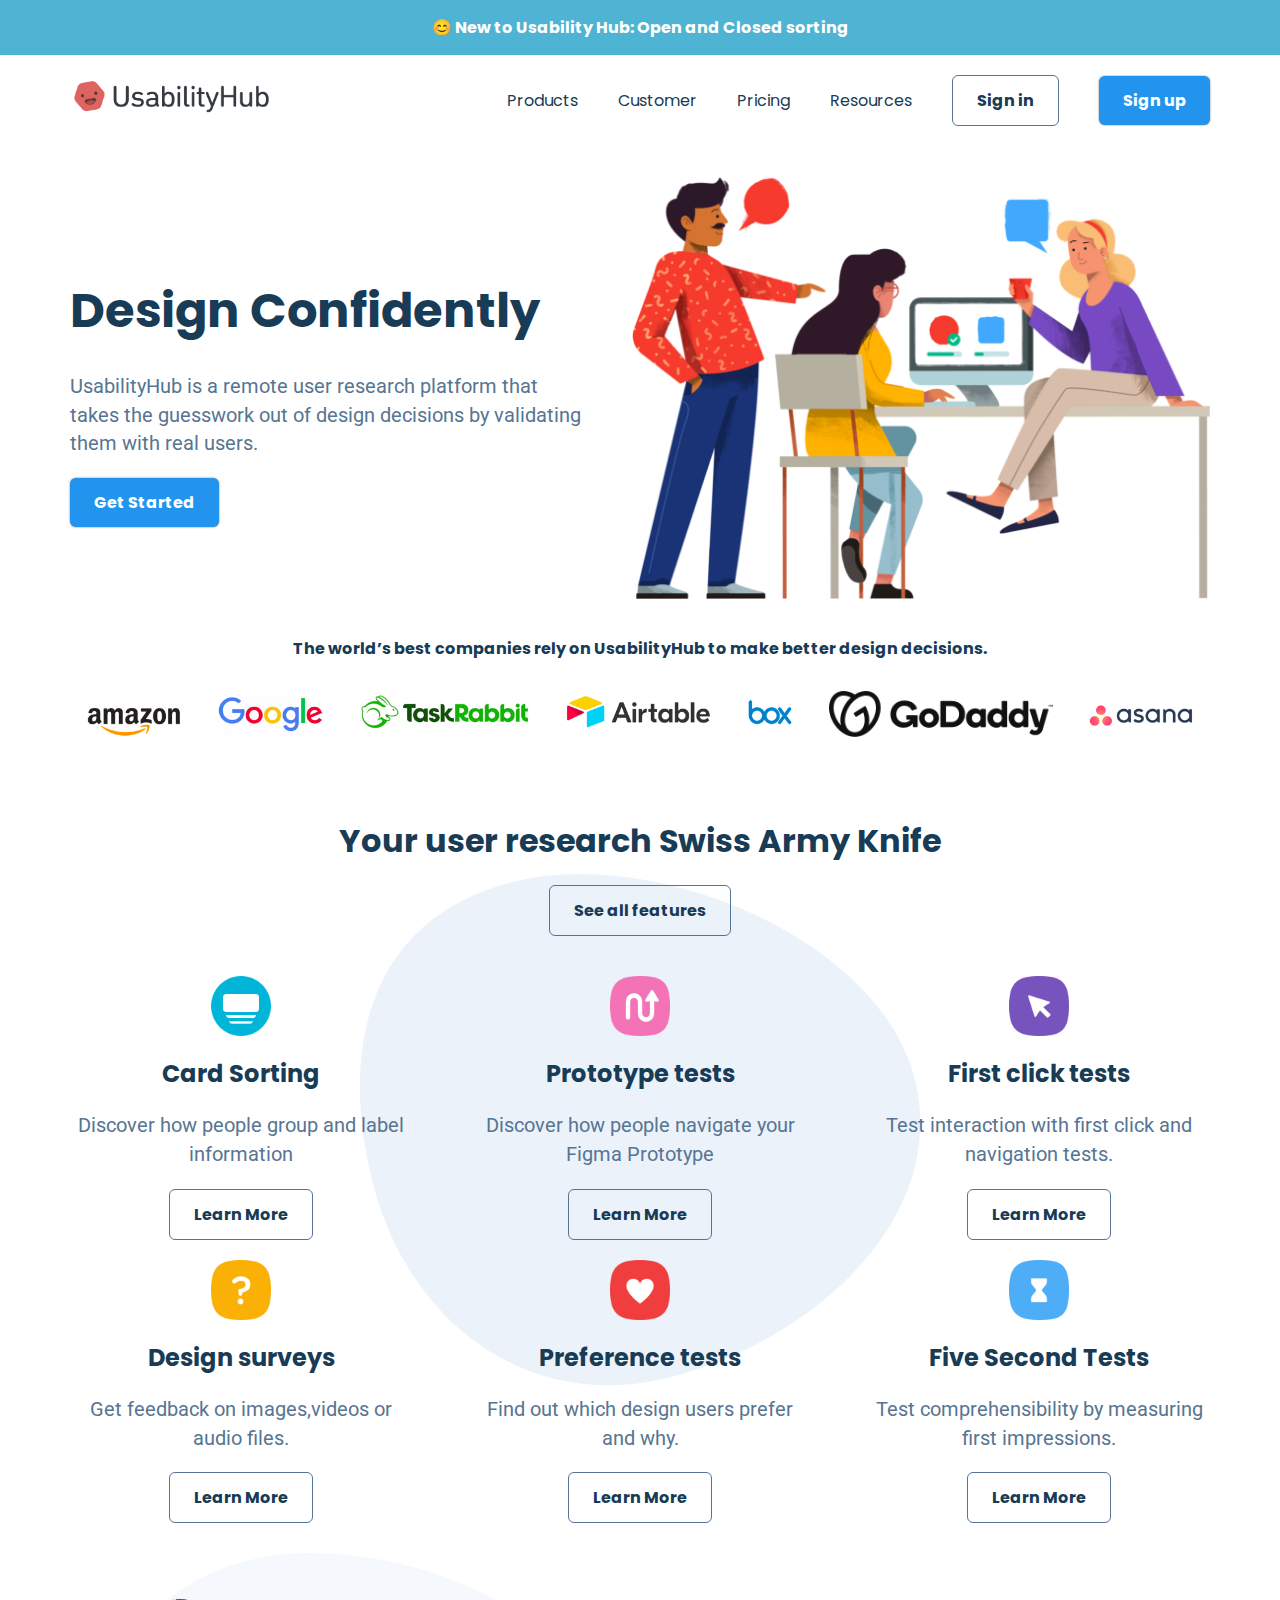
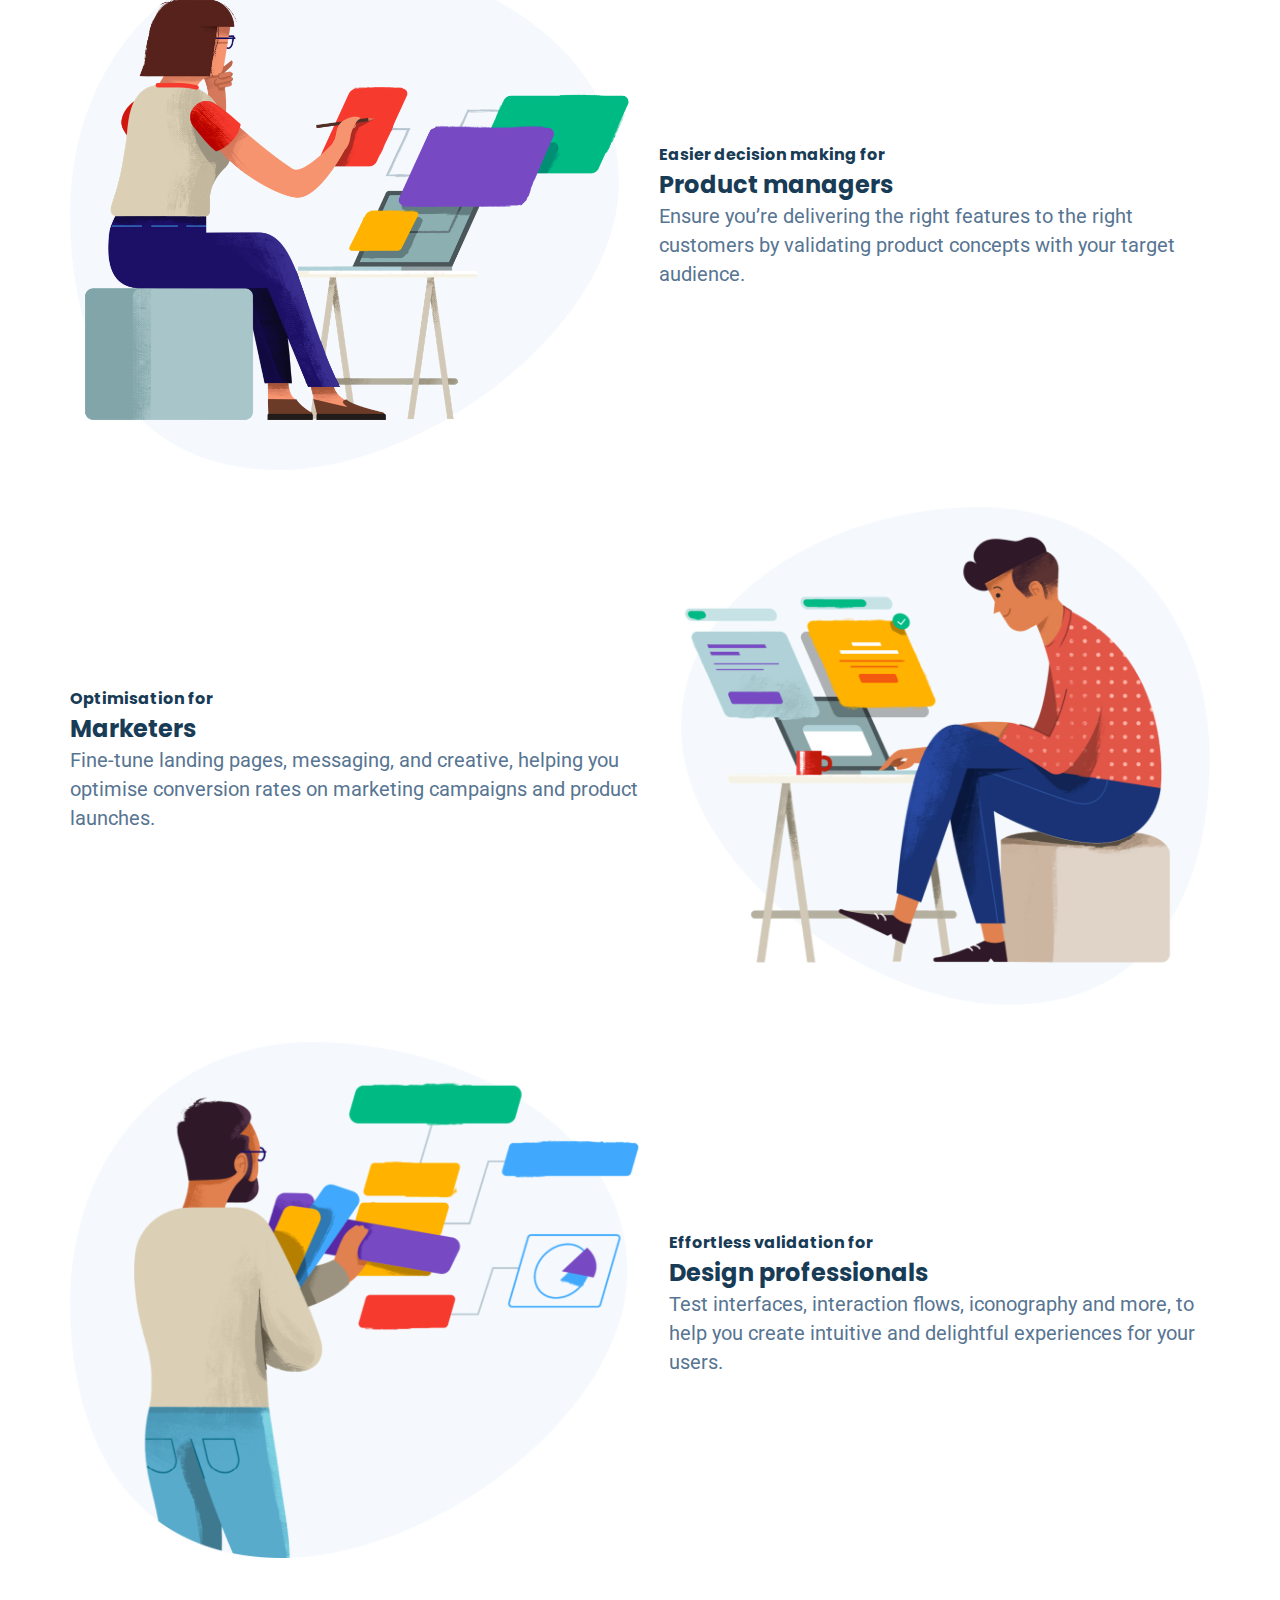
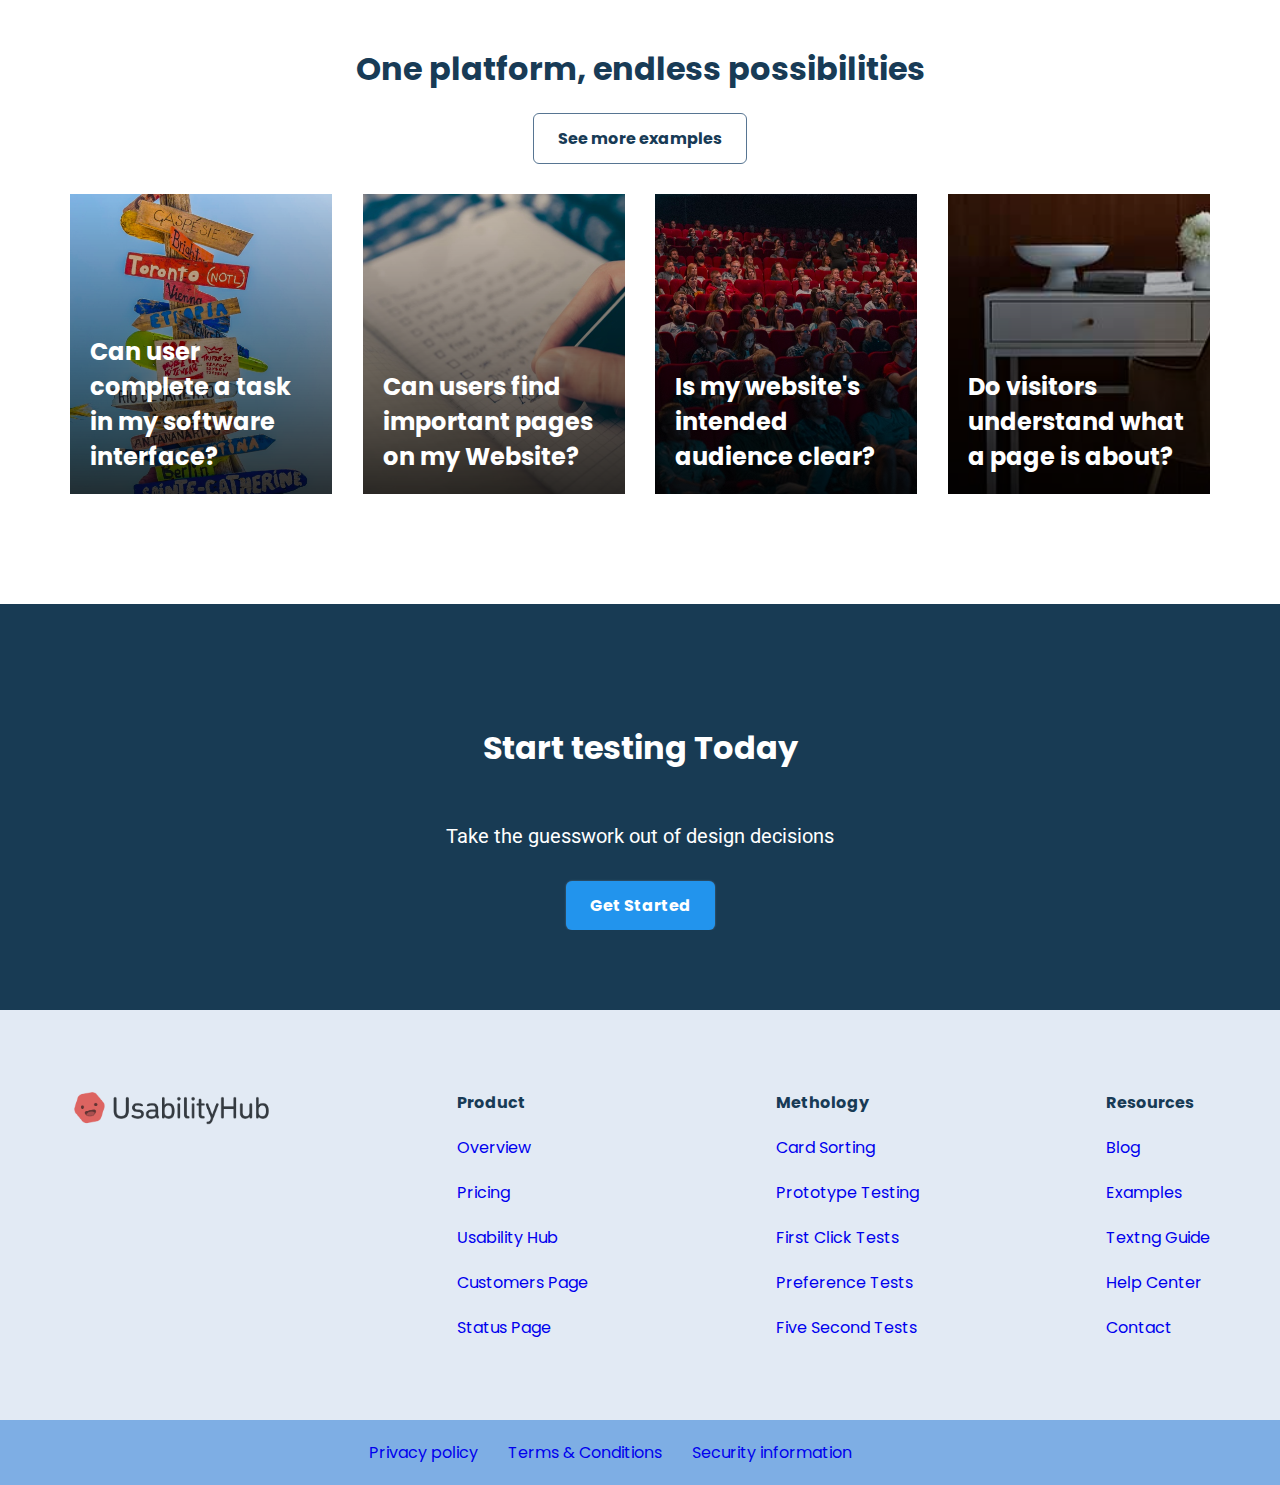
<file: index.html>
<!DOCTYPE html>
<html lang="en">
<head>
    <meta charset="UTF-8">
    <meta name="viewport" content="width=device-width, initial-scale=1.0">
    <title>MY Website</title>
    <link rel="stylesheet" href="style.css">
</head>
<body>
    <!---------top banner------------>
        <div class="top-banner">
            <div class="container">
               <div class="small-bold-text banner-text"> 😊 New to Usability Hub: Open and Closed sorting</div>
            </div>
    </div>
    <!--------nav bar--------->
        
        <nav>
            <div class="container main-nav flex">
                <a href="#" class="company-logo">
                    <img src="assets/asset 0.png" alt="comapny logo">

                </a>
                <div class="nav-links" id="nav">
                    <ul class="flex">
                        <li><a href="#" class="hover-links"> Products</a></li>
                        <li><a href="#" class="hover-links"> Customer</a></li>
                        <li><a href="#" class="hover-links"> Pricing</a></li>
                        <li><a href="#" class="hover-links"> Resources</a></li>
                        <li><a href="#" class="hover-links secondary-button"> Sign in</a></li>
                        <li><a href="#" class="hover-links primary-button">Sign up</a></li>
                    </ul>

                </div>
                <div class="icon" id="toggle">
                    <i style="cursor: pointer" class="fa-solid fa-bars"></i>
                </div>

                <!-- <a href="#" class="nav-toggle hover-link" #id="nav-toggle">
                    <i class="fa-solid fa-bars"></i>
                </a> -->
            </div>
        </nav>
    <!-----Header section----->
        <header>
            <div class="container header-section flex">
                <div class="header-left"> 
                    <h1> Design Confidently</h1>
                    <br>
                    <p>
                        UsabilityHub is a remote user research platform that
                        takes the guesswork out of design decisions by validating
                        them with real users.
                    </p>
                    <a href="#" class="primary-button get-started-btn">Get Started</a>
                </div>
                <div class="header-right">
                    <img src="assets/asset 1.png" alt="hero image">
                </div>
            </div>
        </header>
          <!-----Companies section-------->
        <section class="companies-section">
            <div class="container">
                <div class="small-bold-text companies-header">The world’s best companies rely on UsabilityHub to make better design
                    decisions.</div>
                    <div class="logos flex">
                        <img class="logo" src="assets/asset 2.png" alt="">
                        <img class="logo" src="assets/asset 3.png" alt="">
                        <img class="logo" src="assets/asset 4.png" alt="">
                        <img class="logo" src="assets/asset 5.png" alt="">
                        <img class="logo" src="assets/asset 6.png" alt="">
                        <img class="logo" src="assets/asset 7.png" alt="">
                        <img class="logo" src="assets/asset 8.png" alt="">
                    </div>

            </div>
            
        </section>
         <!-- features-section -->
        <section class="features-section"> 
            <div class="container">
                <div class="features-header">
                    <h2 class="features-header-text">Your user research Swiss Army Knife</h2>
                    <a href="#" class="secondary-button"> See all features <i class="fa fa-arrow-right" aria-hidden="true"></i></a>
                </div>
                <div class="features-area flex">
                    <div class="features-card flex">
                        <img src="assets/asset 9.png" alt="">
                        <h3>Card Sorting</h3>
                        <p>Discover how people group and label information</p>
                        <a href="#" class="secondary-button"> Learn More <i class="fa fa-long-arrow-right" aria-hidden="true"></i></a>
                    </div>
                    <div class="features-card flex">
                        <img src="assets/asset 10.png" alt="">
                        <h3>Prototype tests</h3>
                        <p>Discover how people navigate your Figma Prototype </p>
                        <a href="#" class="secondary-button"> Learn More <i class="fa fa-long-arrow-right" aria-hidden="true"></i></a>
                    </div>
                    <div class="features-card flex">
                        <img src="assets/asset 11.png" alt="">
                        <h3>First click tests</h3>
                        <p>Test interaction with first click and navigation tests.</p>
                        <a href="#" class="secondary-button"> Learn More <i class="fa fa-long-arrow-right" aria-hidden="true"></i></a>
                    </div>
                    <div class="features-card flex">
                        <img src="assets/asset 12.png" alt="">
                        <h3>Design surveys</h3>
                        <p>Get feedback on images,videos or audio files.</p>
                        <a href="#" class="secondary-button"> Learn More <i class="fa fa-long-arrow-right" aria-hidden="true"></i></a>
                    </div>
                    <div class="features-card flex">
                        <img src="assets/asset 13.png" alt="">
                        <h3>Preference tests</h3>
                        <p> Find out which design users prefer and why.</p>
                        <a href="#" class="secondary-button"> Learn More <i class="fa fa-long-arrow-right" aria-hidden="true"></i></a>
                    </div>
                    <div class="features-card flex">
                        <img src="assets/asset 14.png" alt="">
                        <h3>Five Second Tests</h3>
                        <p>Test comprehensibility by measuring first impressions.</p>
                        <a href="#" class="secondary-button"> Learn More <i class="fa fa-long-arrow-right" aria-hidden="true"></i></a>
                    </div>
                </div>
            </div>
        </section>
        <!-- big features section -->

        <section class="big-feature-section">
            <div class="container flex big-feature-container">
                <div class="feature-img">
                    <img src="assets/asset 15.png" alt="">
                </div>
                <div class="feature-desc flex">
                    <h4>Easier decision making for</h4>
                    <h3>Product managers</h3>
                    <p>
                      Ensure you’re delivering the right features to the right customers
                      by validating product concepts with your target audience.
                    </p>
                  </div>
            </div>
        </section>

        <section class="big-feature-section">
            <div class="container flex big-feature-container">
               
                <div class="feature-desc flex">
                    <h4>Optimisation for</h4>
                    <h3>Marketers</h3>
          <p>
            Fine-tune landing pages, messaging, and creative, helping you
            optimise conversion rates on marketing campaigns and product
            launches.
          </p>
        </div>
                <div class="feature-img">
                    <img src="assets/asset 20.png" alt="">
                </div>
            </div>
        </section>

        <section class="big-feature-section"></section>
            <div class="container flex big-feature-container" #id="second-big-feature">
                <div class="feature-img">
                    <img src="assets/asset 21.png" alt="">
                </div>
                <div class="feature-desc flex">
                    <h4>Effortless validation for</h4>
                    <h3>Design professionals</h3>
                    <p>Test interfaces, interaction flows, iconography and more, to help you create intuitive and delightful experiences for your users. </p>
                </div>
            </div>
        </section>
        
        <!-- example section -->
        <section class="examples-section">
            <div class="container">
                <div class="examples-header flex">
                    <h2 class="examples-heading-text">One platform, endless possibilities</h2>
                    <a href="#" class="secondary-button">See more examples <i class="fa fa-arrow-right" aria-hidden="true"></i></a>
                </div>
                <div class="examples-area flex">
                    <a href="#" class="examples-card"> 
                        <h3 class="card-text"> Can user complete a task in my software interface?</h3>                          
                </a>
                <a class="examples-card" href="#"> 
                    <h3 class="card-text">Can users find important pages on my Website?</h3>                          
            </a>
            <a href="#" class="examples-card"> 
                <h3 class="card-text"> Is my website's intended audience clear?</h3>                          
        </a>
        <a href="#" class="examples-card"> 
            <h3 class="card-text">Do visitors understand what a page is about?</h3>                           
    </a>

                </div>
            </div>
        </section>

        <!-- cta section -->
        
        <section class="cta-section">
            <div class="container flex cta-section-container">
                <h2>Start testing Today</h2>
                <p>Take the guesswork out of design decisions</p>
                <a href="#" class="primary-button"> Get Started</a>
            </div>
        </section>

        <!-- footer -->
        <footer>
            <div class="container flex footer-container">
                <a href="#" class="company-logo">
                    <img src="assets/asset 0.png" alt="">
                </a>
                <div class="link-column flex">
                    <h4>Product</h4>
                    <a href="#" class="hover-link">Overview</a>
                    <a href="#" class="hover-link">Pricing</a>
                    <a href="#" class="hover-link">Usability Hub</a>
                    <a href="#" class="hover-link">Customers Page</a>
                    <a href="#" class="hover-link">Status Page</a>
                </div>
                <div class="link-column flex">
                    <h4>Methology</h4>
                    <a href="#" class="hover-link">Card Sorting</a>
                    <a href="#" class="hover-link">Prototype Testing</a>
                    <a href="#" class="hover-link">First Click Tests</a>
                    <a href="#" class="hover-link">Preference Tests</a>
                    <a href="#" class="hover-link">Five Second Tests</a>
                </div>
                <div class="link-column flex"> 
                    <h4>Resources</h4>
                    <a href="#" class="hover-link">Blog</a>
                    <a href="#" class="hover-link">Examples</a>
                    <a href="#" class="hover-link">Textng Guide</a>
                    <a href="#" class="hover-link">Help Center</a>
                    <a href="#" class="hover-link">Contact</a>
                </div>
            </div>
        </footer>
        <!-- sub footer -->
        <div class="subfooter">
            <div class="container flex subfooter-container">
                <a href="#" class="hover-link">Privacy policy</a>
                <a href="#" class="hover-link">Terms & Conditions</a>
                <a href="#" class="hover-link">Security information</a>
                <a href="#"><i class="fa-brands fa-facebook"></i></a>
             <a href="#"><i class="fa-brands fa-twitter"></i></a>
            </div> 
    <link rel="stylesheet" href="https://cdnjs.cloudflare.com/ajax/libs/font-awesome/6.6.0/css/all.min.css" integrity="sha512-Kc323vGBEqzTmouAECnVceyQqyqdsSiqLQISBL29aUW4U/M7pSPA/gEUZQqv1cwx4OnYxTxve5UMg5GT6L4JJg==" crossorigin="anonymous" referrerpolicy="no-referrer" />   
    

</body>
</html>
</file>
<file: style.css>
@import url('https://fonts.googleapis.com/css2?family=Fascinate+Inline&family=Poppins:ital,wght@0,100;0,200;0,300;0,400;0,500;0,600;0,700;0,800;0,900;1,100;1,200;1,300;1,400;1,500;1,600;1,700;1,800;1,900&display=swap');
@import url('https://fonts.googleapis.com/css2?family=Fascinate+Inline&family=Poppins:ital,wght@0,100;0,200;0,300;0,400;0,500;0,600;0,700;0,800;0,900;1,100;1,200;1,300;1,400;1,500;1,600;1,700;1,800;1,900&family=Roboto:ital,wght@0,100;0,300;0,400;0,500;0,700;0,900;1,100;1,300;1,400;1,500;1,700;1,900&display=swap');

/* reset  */

*{
    margin: 0;
    padding: 0%;
    box-sizing: border-box;
}
.active{
    position: absolute;
    top: 0;
    width: 100%;
    background: white;
    padding-block: 20px;
    
}

:root{
    --primary-text-color:#183b56;
    --secondary-text-color: #577592;
    --accent-color: #2294ed;
    --accent-color-dark: #1d69a3;
    --padding-inline-section: 20px;
}
body{
    font-family: "Poppins", sans-serif;
    color: var(--primary-text-color);
}
h1{
    font-size: 3rem;
}
h2{
    font-size: 2rem;
}
h3{
    font-size: 1.5rem;
}
p{
    font-family: "Roboto", sans-serif;
    font-size: 1.25rem;
    color: var(--secondary-text-color);
    line-height: 1.8rem;
}
a{
    text-decoration: none;
    display: inline-block;
}
ul{
    list-style: none;

}

/* utility classes */

.small-bold-text{
    font-size: 1rem;
    font-weight: 700;
}
.container{
    max-width: 1180px;
    margin-inline: auto;
    padding-inline: var(--padding-inline-section);
    overflow: hidden;
}

.flex{
    display: flex;
    align-items: center;
}
.hover-links{
    color: var(--primary-text-color);
    transition: 0.2s ease-out;
}
.hover-links:hover{
    color: var(--accent-color);
}
.primary-button{
    background-color: var(--accent-color);
    border-radius: 6px;
    font-weight: 700;
    color: white !important;
    padding: 12px 24px;
    box-shadow: 0 0 2px var(--secondary-text-color);
}
.primary-button:hover{
    background-color: var(--accent-color-dark);
}
.secondary-button{
    border: 0.5px solid var(--secondary-text-color);
    border-radius: 6px;
    font-weight: 700;
    color: var(--primary-text-color);
    padding: 12px 24px;
    transition: 0.2s ease-out;
}
.secondary-button:hover{
    border-color: var(--accent-color);
    color: var(--accent-color);
}


/* top banner */
.top-banner{
    background-image:linear-gradient(5,4,7,0.10) url(assets/asset\ 30.svg);
    background-color: #4fb3d4; 
    background-size: 300px;
   
}
.banner-text{
    color: #fff;
    padding: 15px 30px;
    text-align: center;
}
nav{
    position: relative;
}
/* nav bar  */
.main-nav{  
    justify-content: space-between;
    margin-top: 20px;
    /* position: relative; */

}
.company-logo img{
    width: 200px;
}
.nav-links{
    flex-basis: 730px;
}
.nav-links ul{
    justify-content: end;
    gap: 40px;
}
/* .nav-toogle{
    display: none;
} */
 .icon{
    display: none;
 }

/* header section */

header{
    padding: 50px var(--padding-inline-section) 0;
}
.header-section{
    justify-content: center;
    gap: 50px;
}
.header-left{
    max-width: 40vw;
}
.header-left h1{
    margin-top: 20px;
}
.get-started-btn{
    margin-top: 20px;
}
.header-right img{
    width: 100%;
}
/* companies section */

.companies-header{
    text-align: center;
    margin-block: 30px;
    color: var(--primary-text-color);
}
.logos{
    justify-content: space-evenly;
    flex-wrap: wrap;
    gap: 20px;
}
.logo{
    height: 46px;
}

/* features- section */

.features-section{
    padding: 80px var(--padding-inline-section) 0;
    background-image: url(assets/asset\ 29.png);
    background-repeat: no-repeat;
    background-position: center;
}

.features-header{
    text-align: center;
    margin-bottom: 40px;
}
.features-header-text{
    margin-bottom: 20px;
}
.features-area{
    flex-wrap: wrap;
    justify-content: space-between;
    gap: 20px;
    margin-top: 20px;
}
.features-card{
    flex-direction: column;
    gap: 20px;
    max-width: 30%;
    text-align: center;
}
.features-card img{
    width: 60px;
}

/* big features section */

.big-feature-section{
    padding: 30px var(--padding-inline-section) 0;
}
.big-feature-container{
    gap: 30px;
}
#second-big-feature{
    flex-direction: row-reverse;

}
.feature-img img{
    width: 100%;
}
.feature-desc{
    flex-direction: column;
    align-items: flex-start;
}

/* examples section */
.examples-section{
    padding: 80px var(--padding-inline-section);
}
.examples-header{
    flex-direction: column;
    gap: 20px;
}
.examples-area{
    justify-content: space-between;
    margin-block: 30px;
    flex-wrap: wrap;
}
.examples-card{
    width: 23%;
    position: relative;
    height: 300px;
    background-color: black;
    background: linear-gradient( rgb(0, 0, 0,0.1),rgb(0,0,0,0.8)),url(assets/asset\ 35.png);
    background-size: cover;
    transition: 0.4s ease-out;
}
.examples-card:hover{
    box-shadow: 0 0 20px #2a2828;
}
.examples-card:nth-child(2){
    background: linear-gradient( rgb(0, 0, 0,0.1),rgb(0,0,0,0.8)),url(assets/asset\ 34.png);
    background-size: cover;
}
.examples-card:nth-child(3){
    background: linear-gradient( rgb(0, 0, 0,0.1),rgb(0,0,0,0.8)),url(assets/asset\ 36.png);
    background-size: cover;
}
.examples-card:nth-child(4){
    background: linear-gradient( rgb(0, 0, 0,0.1),rgb(0,0,0,0.8)),url(assets/asset\ 37.png);
    background-size: cover;
}
.card-text{
    position: absolute;
    bottom: 20px;
    left: 20px;
    right: 20px;
    color: #fff;
}

/* cta section */

.cta-section-container{
    flex-direction: column;
    gap: 30px;
    color: #fff;
    text-align: center;
}
.cta-section{
    padding: 120px var(--padding-inline-section) 80px;
    background-color: #183b54;
}
.cta-section-container p{
    color: white;
    margin-top: 20px
}

/* footer */

footer{
    padding-block: 80px;
    background-color: #e2eaf4;
}
.link-column{
    flex-direction: column;
    align-items: flex-start;
    gap: 20px;
}
.footer-container{
    align-items: flex-start;
    justify-content: space-between;
}

/* sub footer */

.subfooter{
    background-color: #7eaee4;
    padding: var(--padding-inline-section);
}
.subfooter-container{
    justify-content: center;
    gap: 30px;
    flex-wrap: wrap;
}
@media screen and (max-width: 991px) {
    h3{
        font-size: 1.2rem;
    }  
    .icon{
        display: block;
     } 
    /* .nav-toogle{
        display: block;
        margin-right: 20px;
    } */
    .main-nav{
        overflow: initial;
    } 
    .nav-links ul{
        flex-direction: column;
        display: none;
    }
    .examples-area{
        gap: 20px;
    }
    .examples-card{
        width: calc(50% - 10px);      
    }
    .cta-section{
        padding-block: 80px;
    }   
}

@media screen and ( max-width: 767px) {
    .header-section{
        flex-direction: column-reverse;
    } 
    .icon{
        display: block;
     }
    .header-left{
        max-width: 100vw;
        text-align: center;
    }  
    .primary-button{
        width: 100%;
        text-align: center;
    }
    .features-card{
        min-width: calc(50% - 10px);
    } 
    .big-feature-container #second-big-feature{
        flex-direction: column;
    }
    .examples-heading-text{
        font-size: 1.4rem;
    }
    .footer-container{
        flex-direction: column;
        gap: 40px;
        text-align: center;
        align-items: center;
    }
    .link-column{
        align-items: stretch;
    }
}

@media screen and (max-width: 479px) {
     :root {
        --padding-inline-section: 5px;  
     } 
     .icon{
        display: block;
     }
     h1{
        font-size: 2rem;
    }
    h2{
        font-size: 1.5rem;
    }
    h3{
        font-size: 1.5rem;
    } 
    p{
        font-size: 1rem;
    } 
    .features-card{
        min-width: 100%;
    } 
    .examples-card{
        width: 100%;
    } 
}
</file>
